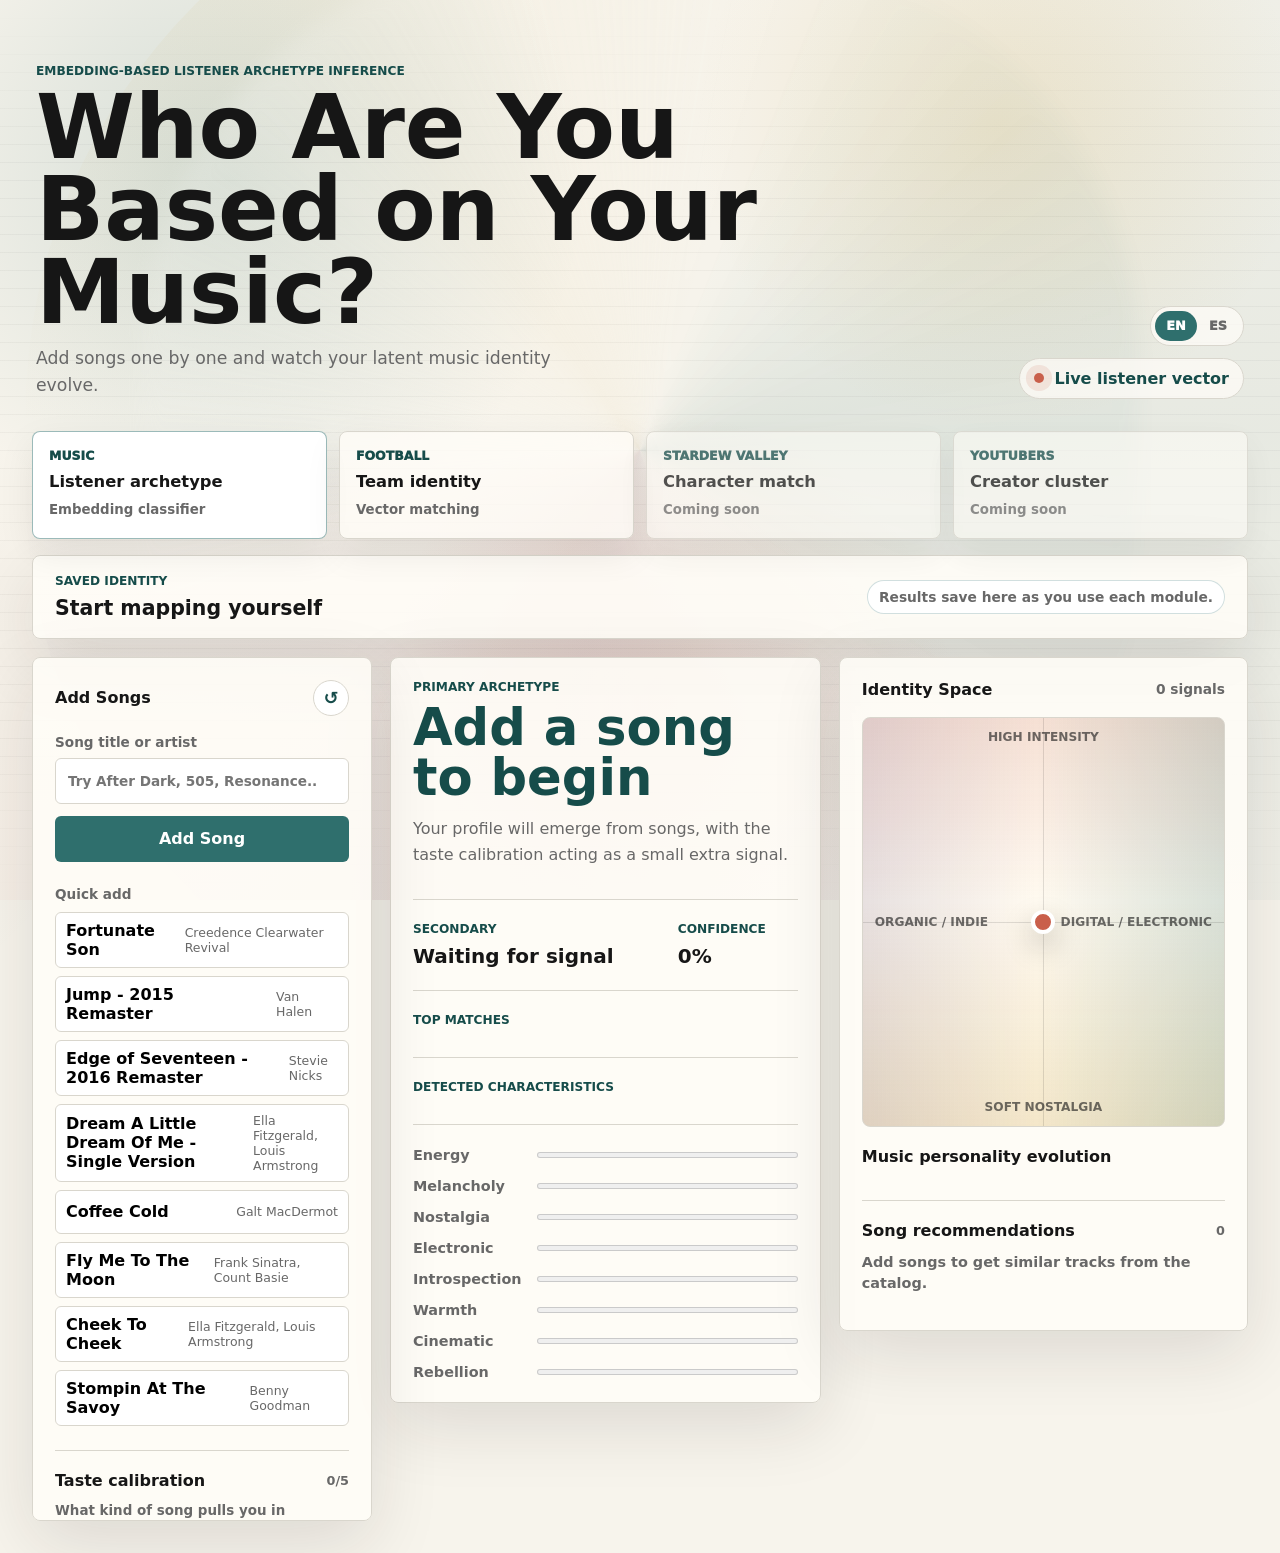
<file: index.html>
<!doctype html>
<html lang="en">
  <head>
    <meta charset="UTF-8" />
    <meta name="viewport" content="width=device-width, initial-scale=1.0" />
    <title>Identity Mapper</title>
    <link rel="stylesheet" href="styles.css" />
  </head>
  <body>
    <div class="ambient-stage" aria-hidden="true">
      <div class="wave wave-one"></div>
      <div class="wave wave-two"></div>
      <div class="wave wave-three"></div>
      <div class="scanline"></div>
    </div>
    <div id="symbolStream" class="symbol-stream" aria-hidden="true"></div>
    <main class="app-shell">
      <section class="intro">
        <div>
          <p id="eyebrowText" class="eyebrow">Preference-based identity inference</p>
          <h1 id="titleText">Identity Mapper</h1>
          <p id="summaryText" class="summary">
            A recommender-style identity checker for music, football, creators, and Stardew Valley characters.
          </p>
        </div>
        <div class="intro-actions">
          <div class="language-toggle" aria-label="Language">
            <button class="lang-button active" type="button" data-lang="en">EN</button>
            <button class="lang-button" type="button" data-lang="es">ES</button>
          </div>
          <div class="model-status">
            <span class="pulse"></span>
            <span id="statusText">Live identity vector</span>
          </div>
        </div>
      </section>

      <section class="module-switcher" aria-label="Identity modules">
        <button class="module-card active" type="button" data-module="music">
          <span id="moduleMusicLabel">Music</span>
          <strong id="moduleMusicTitle">Listener archetype</strong>
          <small id="moduleMusicMeta">Embedding classifier</small>
        </button>
        <button class="module-card" type="button" data-module="football">
          <span id="moduleFootballLabel">Football</span>
          <strong id="moduleFootballTitle">Team identity</strong>
          <small id="moduleFootballMeta">Vector matching</small>
        </button>
        <button class="module-card locked" type="button" data-module="games">
          <span id="moduleGamesLabel">Stardew Valley</span>
          <strong id="moduleGamesTitle">Character match</strong>
          <small id="moduleGamesMeta">Coming soon</small>
        </button>
        <button class="module-card locked" type="button" data-module="creators">
          <span id="moduleCreatorsLabel">YouTubers</span>
          <strong id="moduleCreatorsTitle">Creator cluster</strong>
          <small id="moduleCreatorsMeta">Coming soon</small>
        </button>
      </section>

      <section class="identity-passport panel">
        <div>
          <p id="savedIdentityLabel" class="label">Saved Identity</p>
          <h2 id="passportTitle">Start mapping yourself</h2>
        </div>
        <div id="passportChips" class="passport-chips"></div>
      </section>

      <section id="musicModule" class="workspace module-view active">
        <aside class="panel input-panel">
          <div class="panel-heading">
            <h2 id="addSongsTitle">Add Songs</h2>
            <button id="resetButton" class="icon-button" title="Reset profile" aria-label="Reset profile">
              ↺
            </button>
          </div>

          <label class="search-box">
            <span id="songInputLabel">Song title or artist</span>
            <input id="songInput" list="songOptions" autocomplete="off" placeholder="Try After Dark, 505, Resonance..." />
          </label>
          <datalist id="songOptions"></datalist>

          <button id="addButton" class="primary-button">Add Song</button>

          <div class="quick-add">
            <p id="quickAddLabel">Quick add</p>
            <div id="quickSongs" class="quick-grid"></div>
          </div>

          <div class="taste-quiz">
            <div class="section-heading">
              <h3 id="tasteCalibrationTitle">Taste calibration</h3>
              <span id="quizProgress">0/5</span>
            </div>
            <div id="quizQuestions" class="quiz-stack"></div>
          </div>

          <div class="playlist">
            <h3 id="currentSongsTitle">Current songs</h3>
            <ol id="selectedSongs" class="song-list"></ol>
          </div>
        </aside>

        <section class="panel result-panel">
          <div class="archetype-block">
            <p id="primaryLabel" class="label">Primary archetype</p>
            <h2 id="primaryArchetype">Add a song to begin</h2>
            <p id="primaryDescription" class="description">
              Your profile will emerge from the accumulated song embeddings.
            </p>
          </div>

          <div class="secondary-grid">
            <div>
              <p id="secondaryLabel" class="label">Secondary</p>
              <strong id="secondaryArchetype">Waiting for signal</strong>
            </div>
            <div>
              <p id="confidenceLabel" class="label">Confidence</p>
              <strong id="confidenceValue">0%</strong>
            </div>
          </div>

          <div class="top-match-section">
            <p id="topMatchesLabel" class="label">Top matches</p>
            <div id="topMatches" class="top-matches"></div>
          </div>

          <div class="trait-section">
            <p id="traitsLabel" class="label">Detected characteristics</p>
            <div id="traits" class="traits"></div>
          </div>

          <div class="vector-bars">
            <div class="bar-row">
              <span id="energyLabel">Energy</span>
              <meter id="energyMeter" min="0" max="1" value="0"></meter>
            </div>
            <div class="bar-row">
              <span id="melancholyLabel">Melancholy</span>
              <meter id="melancholyMeter" min="0" max="1" value="0"></meter>
            </div>
            <div class="bar-row">
              <span id="nostalgiaLabel">Nostalgia</span>
              <meter id="nostalgiaMeter" min="0" max="1" value="0"></meter>
            </div>
            <div class="bar-row">
              <span id="electronicLabel">Electronic</span>
              <meter id="electronicMeter" min="0" max="1" value="0"></meter>
            </div>
            <div class="bar-row">
              <span id="introspectionLabel">Introspection</span>
              <meter id="introspectionMeter" min="0" max="1" value="0"></meter>
            </div>
            <div class="bar-row">
              <span id="warmthLabel">Warmth</span>
              <meter id="warmthMeter" min="0" max="1" value="0"></meter>
            </div>
            <div class="bar-row">
              <span id="cinematicLabel">Cinematic</span>
              <meter id="cinematicMeter" min="0" max="1" value="0"></meter>
            </div>
            <div class="bar-row">
              <span id="rebellionLabel">Rebellion</span>
              <meter id="rebellionMeter" min="0" max="1" value="0"></meter>
            </div>
          </div>
        </section>

        <section class="panel map-panel">
          <div class="panel-heading">
            <h2 id="identitySpaceTitle">Identity Space</h2>
            <span id="songCount" class="counter">0 signals</span>
          </div>

          <div class="map" id="identityMap">
            <span id="axisLeft" class="axis-label left">organic / indie</span>
            <span id="axisRight" class="axis-label right">digital / electronic</span>
            <span id="axisTop" class="axis-label top">high intensity</span>
            <span id="axisBottom" class="axis-label bottom">soft nostalgia</span>
            <div id="profilePoint" class="profile-point"></div>
          </div>

          <div class="drift-log">
            <h3 id="driftLogTitle">Music personality evolution</h3>
            <ul id="driftLog"></ul>
          </div>

          <div class="recommendation-panel">
            <div class="section-heading">
              <h3 id="recommendationsTitle">Song recommendations</h3>
              <span id="recommendationsCount">0</span>
            </div>
            <p id="recommendationsNote" class="module-note">
              Add songs to get similar tracks from the catalog.
            </p>
            <div id="songRecommendations" class="recommendation-list"></div>
          </div>
        </section>
      </section>

      <section id="footballModule" class="module-view football-layout">
        <section class="panel football-panel">
          <div class="panel-heading">
            <div>
              <p id="footballEyebrow" class="label">Football identity mapper</p>
              <h2 id="footballPanelTitle">Find Your Football Team</h2>
            </div>
            <button id="footballReset" class="icon-button" title="Reset football profile" aria-label="Reset football profile">
              ↺
            </button>
          </div>

          <div class="football-grid">
            <div class="football-questions">
              <div class="section-heading">
                <h3 id="footballQuestionsTitle">Answer the team-style signals</h3>
                <span id="footballProgress">0/29</span>
              </div>
              <p id="footballModuleNote" class="module-note">
                This module keeps your original structure: football taste, life style, and player identity. It matches personality vectors to team identities, so it asks questions instead of collecting songs.
              </p>
              <label class="football-model-select">
                <span id="footballModelLabel">Team pool</span>
                <select id="footballCategorySelect"></select>
              </label>
              <div id="footballQuestions" class="quiz-stack football-stack"></div>
            </div>

            <div class="football-result">
              <div id="footballBadgeFrame" class="football-badge-frame" hidden>
                <img id="footballBadge" alt="" />
              </div>
              <p id="footballResultLabel" class="label">Your team is</p>
              <h2 id="footballTeam">Answer a few signals</h2>
              <p id="footballDescription" class="description">
                Your football profile will be matched against club and national-team identity vectors.
              </p>

              <div class="top-match-section">
                <p id="footballMatchesLabel" class="label">Top matches</p>
                <div id="footballMatches" class="top-matches"></div>
              </div>

              <div class="football-profile-field" aria-hidden="true">
                <span id="footballFieldLeft" class="field-label field-left">Flair</span>
                <span id="footballFieldRight" class="field-label field-right">Control</span>
                <span id="footballFieldTop" class="field-label field-top">Structure</span>
                <span id="footballFieldBottom" class="field-label field-bottom">Emotion</span>
                <div id="footballProfilePoint" class="football-profile-point"></div>
              </div>

              <div class="vector-bars football-bars">
                <div class="bar-row"><span id="footballCreativityLabel">Creativity</span><meter id="footballCreativity" min="0" max="1" value="0"></meter></div>
                <div class="bar-row"><span id="footballStructureLabel">Structure</span><meter id="footballStructure" min="0" max="1" value="0"></meter></div>
                <div class="bar-row"><span id="footballEmotionLabel">Emotion</span><meter id="footballEmotion" min="0" max="1" value="0"></meter></div>
                <div class="bar-row"><span id="footballPhysicalityLabel">Physicality</span><meter id="footballPhysicality" min="0" max="1" value="0"></meter></div>
                <div class="bar-row"><span id="footballLoyaltyLabel">Loyalty</span><meter id="footballLoyalty" min="0" max="1" value="0"></meter></div>
                <div class="bar-row"><span id="footballWinningLabel">Winning</span><meter id="footballWinning" min="0" max="1" value="0"></meter></div>
                <div class="bar-row"><span id="footballFlairLabel">Flair</span><meter id="footballFlair" min="0" max="1" value="0"></meter></div>
                <div class="bar-row"><span id="footballDisciplineLabel">Discipline</span><meter id="footballDiscipline" min="0" max="1" value="0"></meter></div>
              </div>
            </div>
          </div>
        </section>
      </section>

      <section id="gamesModule" class="module-view placeholder-module panel">
        <p class="label">Coming soon</p>
        <h2>Stardew Valley Character Match</h2>
        <p class="description">This module will map choices like routine, friendship, ambition, calm, nature, and play style into a Stardew Valley character identity.</p>
      </section>

      <section id="creatorsModule" class="module-view placeholder-module panel">
        <p class="label">Coming soon</p>
        <h2>YouTube Creator Cluster</h2>
        <p class="description">This module will infer creator taste from channels, topics, humor style, pacing, and parasocial comfort.</p>
      </section>
    </main>

    <script src="data/browser_songs.js"></script>
    <script src="app.js"></script>
  </body>
</html>
</file>
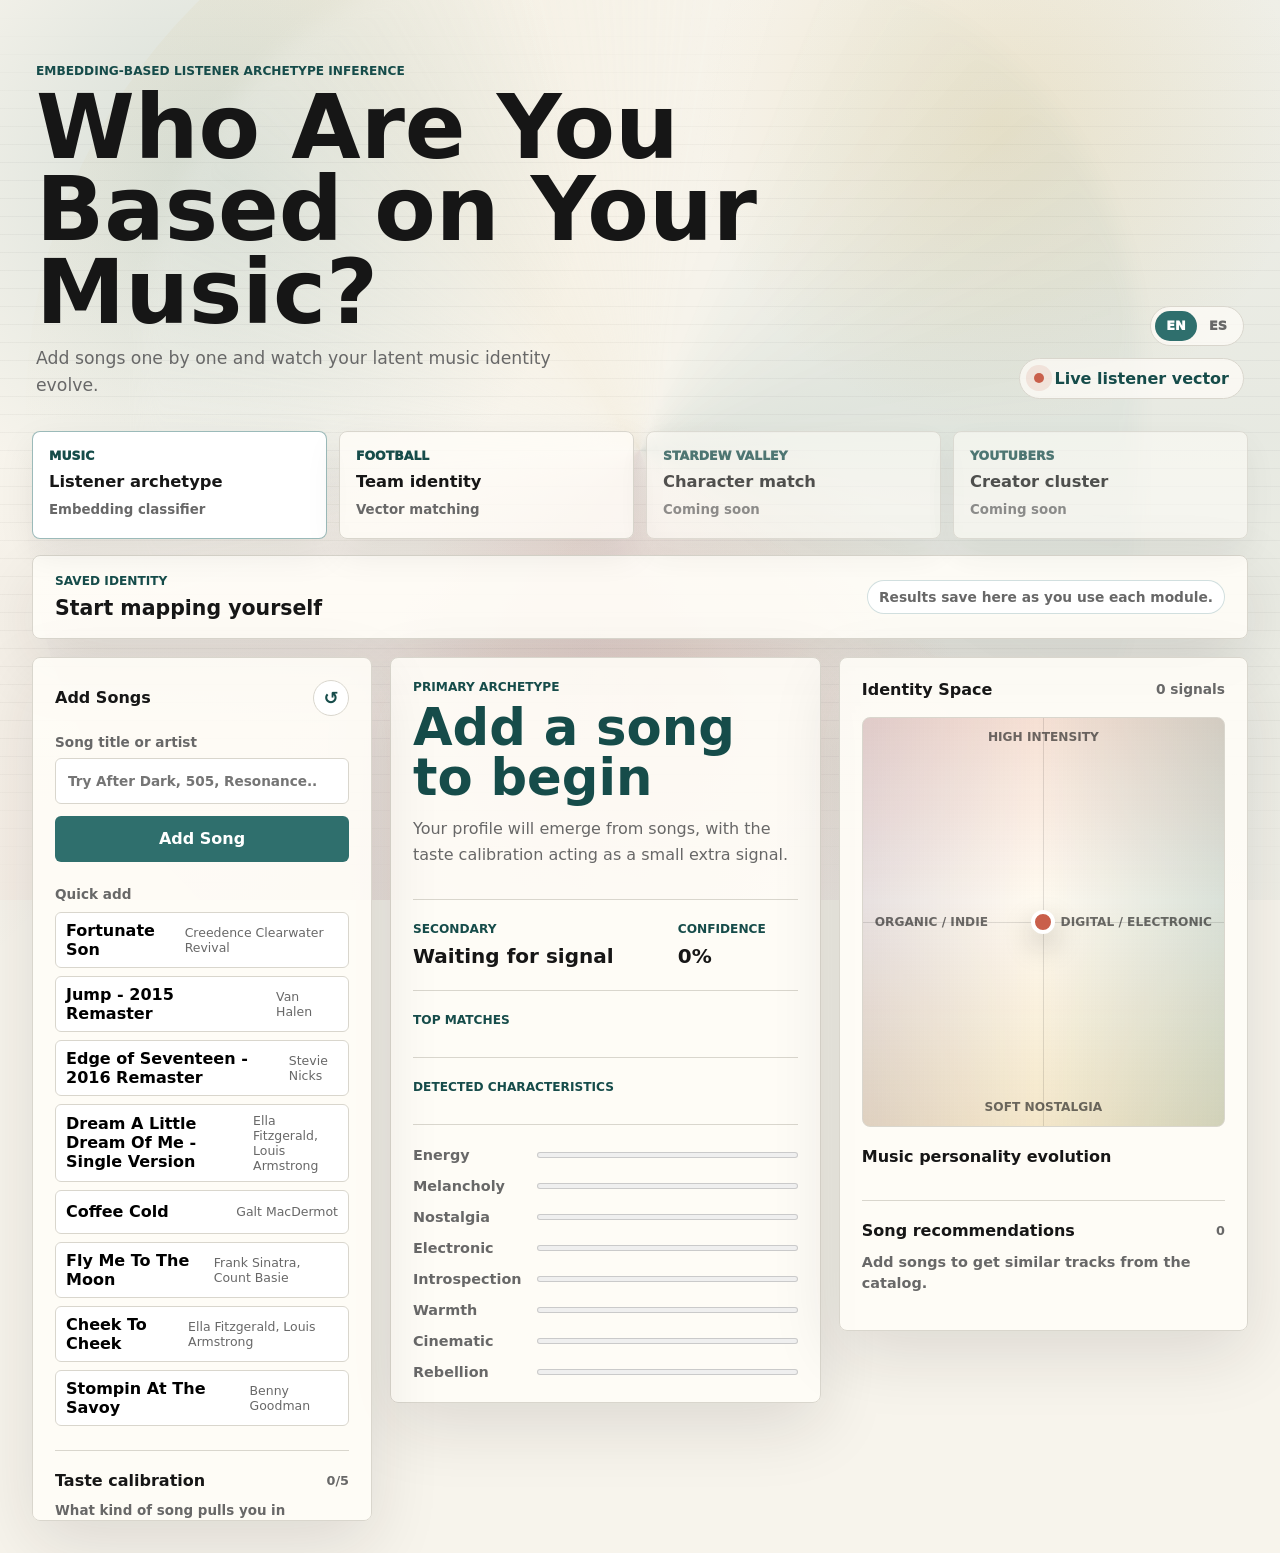
<file: frontend/index.html>
<!doctype html>
<html lang="en">
  <head>
    <meta charset="UTF-8" />
    <meta name="viewport" content="width=device-width, initial-scale=1.0" />
    <title>Identity Mapper</title>
    <link rel="stylesheet" href="styles.css" />
  </head>
  <body>
    <div class="ambient-stage" aria-hidden="true">
      <div class="wave wave-one"></div>
      <div class="wave wave-two"></div>
      <div class="wave wave-three"></div>
      <div class="scanline"></div>
    </div>
    <div id="symbolStream" class="symbol-stream" aria-hidden="true"></div>
    <main class="app-shell">
      <section class="intro">
        <div>
          <p id="eyebrowText" class="eyebrow">Preference-based identity inference</p>
          <h1 id="titleText">Identity Mapper</h1>
          <p id="summaryText" class="summary">
            A recommender-style identity checker for music, football, creators, and Stardew Valley characters.
          </p>
        </div>
        <div class="intro-actions">
          <div class="language-toggle" aria-label="Language">
            <button class="lang-button active" type="button" data-lang="en">EN</button>
            <button class="lang-button" type="button" data-lang="es">ES</button>
          </div>
          <div class="model-status">
            <span class="pulse"></span>
            <span id="statusText">Live identity vector</span>
          </div>
        </div>
      </section>

      <section class="module-switcher" aria-label="Identity modules">
        <button class="module-card active" type="button" data-module="music">
          <span id="moduleMusicLabel">Music</span>
          <strong id="moduleMusicTitle">Listener archetype</strong>
          <small id="moduleMusicMeta">Embedding classifier</small>
        </button>
        <button class="module-card" type="button" data-module="football">
          <span id="moduleFootballLabel">Football</span>
          <strong id="moduleFootballTitle">Team identity</strong>
          <small id="moduleFootballMeta">Vector matching</small>
        </button>
        <button class="module-card locked" type="button" data-module="games">
          <span id="moduleGamesLabel">Stardew Valley</span>
          <strong id="moduleGamesTitle">Character match</strong>
          <small id="moduleGamesMeta">Coming soon</small>
        </button>
        <button class="module-card locked" type="button" data-module="creators">
          <span id="moduleCreatorsLabel">YouTubers</span>
          <strong id="moduleCreatorsTitle">Creator cluster</strong>
          <small id="moduleCreatorsMeta">Coming soon</small>
        </button>
      </section>

      <section class="identity-passport panel">
        <div>
          <p id="savedIdentityLabel" class="label">Saved Identity</p>
          <h2 id="passportTitle">Start mapping yourself</h2>
        </div>
        <div id="passportChips" class="passport-chips"></div>
      </section>

      <section id="musicModule" class="workspace module-view active">
        <aside class="panel input-panel">
          <div class="panel-heading">
            <h2 id="addSongsTitle">Add Songs</h2>
            <button id="resetButton" class="icon-button" title="Reset profile" aria-label="Reset profile">
              ↺
            </button>
          </div>

          <label class="search-box">
            <span id="songInputLabel">Song title or artist</span>
            <input id="songInput" list="songOptions" autocomplete="off" placeholder="Try After Dark, 505, Resonance..." />
          </label>
          <datalist id="songOptions"></datalist>

          <button id="addButton" class="primary-button">Add Song</button>

          <div class="quick-add">
            <p id="quickAddLabel">Quick add</p>
            <div id="quickSongs" class="quick-grid"></div>
          </div>

          <div class="taste-quiz">
            <div class="section-heading">
              <h3 id="tasteCalibrationTitle">Taste calibration</h3>
              <span id="quizProgress">0/5</span>
            </div>
            <div id="quizQuestions" class="quiz-stack"></div>
          </div>

          <div class="playlist">
            <h3 id="currentSongsTitle">Current songs</h3>
            <ol id="selectedSongs" class="song-list"></ol>
          </div>
        </aside>

        <section class="panel result-panel">
          <div class="archetype-block">
            <p id="primaryLabel" class="label">Primary archetype</p>
            <h2 id="primaryArchetype">Add a song to begin</h2>
            <p id="primaryDescription" class="description">
              Your profile will emerge from the accumulated song embeddings.
            </p>
          </div>

          <div class="secondary-grid">
            <div>
              <p id="secondaryLabel" class="label">Secondary</p>
              <strong id="secondaryArchetype">Waiting for signal</strong>
            </div>
            <div>
              <p id="confidenceLabel" class="label">Confidence</p>
              <strong id="confidenceValue">0%</strong>
            </div>
          </div>

          <div class="top-match-section">
            <p id="topMatchesLabel" class="label">Top matches</p>
            <div id="topMatches" class="top-matches"></div>
          </div>

          <div class="trait-section">
            <p id="traitsLabel" class="label">Detected characteristics</p>
            <div id="traits" class="traits"></div>
          </div>

          <div class="vector-bars">
            <div class="bar-row">
              <span id="energyLabel">Energy</span>
              <meter id="energyMeter" min="0" max="1" value="0"></meter>
            </div>
            <div class="bar-row">
              <span id="melancholyLabel">Melancholy</span>
              <meter id="melancholyMeter" min="0" max="1" value="0"></meter>
            </div>
            <div class="bar-row">
              <span id="nostalgiaLabel">Nostalgia</span>
              <meter id="nostalgiaMeter" min="0" max="1" value="0"></meter>
            </div>
            <div class="bar-row">
              <span id="electronicLabel">Electronic</span>
              <meter id="electronicMeter" min="0" max="1" value="0"></meter>
            </div>
            <div class="bar-row">
              <span id="introspectionLabel">Introspection</span>
              <meter id="introspectionMeter" min="0" max="1" value="0"></meter>
            </div>
            <div class="bar-row">
              <span id="warmthLabel">Warmth</span>
              <meter id="warmthMeter" min="0" max="1" value="0"></meter>
            </div>
            <div class="bar-row">
              <span id="cinematicLabel">Cinematic</span>
              <meter id="cinematicMeter" min="0" max="1" value="0"></meter>
            </div>
            <div class="bar-row">
              <span id="rebellionLabel">Rebellion</span>
              <meter id="rebellionMeter" min="0" max="1" value="0"></meter>
            </div>
          </div>
        </section>

        <section class="panel map-panel">
          <div class="panel-heading">
            <h2 id="identitySpaceTitle">Identity Space</h2>
            <span id="songCount" class="counter">0 signals</span>
          </div>

          <div class="map" id="identityMap">
            <span id="axisLeft" class="axis-label left">organic / indie</span>
            <span id="axisRight" class="axis-label right">digital / electronic</span>
            <span id="axisTop" class="axis-label top">high intensity</span>
            <span id="axisBottom" class="axis-label bottom">soft nostalgia</span>
            <div id="profilePoint" class="profile-point"></div>
          </div>

          <div class="drift-log">
            <h3 id="driftLogTitle">Music personality evolution</h3>
            <ul id="driftLog"></ul>
          </div>

          <div class="recommendation-panel">
            <div class="section-heading">
              <h3 id="recommendationsTitle">Song recommendations</h3>
              <span id="recommendationsCount">0</span>
            </div>
            <p id="recommendationsNote" class="module-note">
              Add songs to get similar tracks from the catalog.
            </p>
            <div id="songRecommendations" class="recommendation-list"></div>
          </div>
        </section>
      </section>

      <section id="footballModule" class="module-view football-layout">
        <section class="panel football-panel">
          <div class="panel-heading">
            <div>
              <p id="footballEyebrow" class="label">Football identity mapper</p>
              <h2 id="footballPanelTitle">Find Your Football Team</h2>
            </div>
            <button id="footballReset" class="icon-button" title="Reset football profile" aria-label="Reset football profile">
              ↺
            </button>
          </div>

          <div class="football-grid">
            <div class="football-questions">
              <div class="section-heading">
                <h3 id="footballQuestionsTitle">Answer the team-style signals</h3>
                <span id="footballProgress">0/29</span>
              </div>
              <p id="footballModuleNote" class="module-note">
                This module keeps your original structure: football taste, life style, and player identity. It matches personality vectors to team identities, so it asks questions instead of collecting songs.
              </p>
              <label class="football-model-select">
                <span id="footballModelLabel">Team pool</span>
                <select id="footballCategorySelect"></select>
              </label>
              <div id="footballQuestions" class="quiz-stack football-stack"></div>
            </div>

            <div class="football-result">
              <div id="footballBadgeFrame" class="football-badge-frame" hidden>
                <img id="footballBadge" alt="" />
              </div>
              <p id="footballResultLabel" class="label">Your team is</p>
              <h2 id="footballTeam">Answer a few signals</h2>
              <p id="footballDescription" class="description">
                Your football profile will be matched against club and national-team identity vectors.
              </p>

              <div class="top-match-section">
                <p id="footballMatchesLabel" class="label">Top matches</p>
                <div id="footballMatches" class="top-matches"></div>
              </div>

              <div class="football-profile-field" aria-hidden="true">
                <span id="footballFieldLeft" class="field-label field-left">Flair</span>
                <span id="footballFieldRight" class="field-label field-right">Control</span>
                <span id="footballFieldTop" class="field-label field-top">Structure</span>
                <span id="footballFieldBottom" class="field-label field-bottom">Emotion</span>
                <div id="footballProfilePoint" class="football-profile-point"></div>
              </div>

              <div class="vector-bars football-bars">
                <div class="bar-row"><span id="footballCreativityLabel">Creativity</span><meter id="footballCreativity" min="0" max="1" value="0"></meter></div>
                <div class="bar-row"><span id="footballStructureLabel">Structure</span><meter id="footballStructure" min="0" max="1" value="0"></meter></div>
                <div class="bar-row"><span id="footballEmotionLabel">Emotion</span><meter id="footballEmotion" min="0" max="1" value="0"></meter></div>
                <div class="bar-row"><span id="footballPhysicalityLabel">Physicality</span><meter id="footballPhysicality" min="0" max="1" value="0"></meter></div>
                <div class="bar-row"><span id="footballLoyaltyLabel">Loyalty</span><meter id="footballLoyalty" min="0" max="1" value="0"></meter></div>
                <div class="bar-row"><span id="footballWinningLabel">Winning</span><meter id="footballWinning" min="0" max="1" value="0"></meter></div>
                <div class="bar-row"><span id="footballFlairLabel">Flair</span><meter id="footballFlair" min="0" max="1" value="0"></meter></div>
                <div class="bar-row"><span id="footballDisciplineLabel">Discipline</span><meter id="footballDiscipline" min="0" max="1" value="0"></meter></div>
              </div>
            </div>
          </div>
        </section>
      </section>

      <section id="gamesModule" class="module-view placeholder-module panel">
        <p class="label">Coming soon</p>
        <h2>Stardew Valley Character Match</h2>
        <p class="description">This module will map choices like routine, friendship, ambition, calm, nature, and play style into a Stardew Valley character identity.</p>
      </section>

      <section id="creatorsModule" class="module-view placeholder-module panel">
        <p class="label">Coming soon</p>
        <h2>YouTube Creator Cluster</h2>
        <p class="description">This module will infer creator taste from channels, topics, humor style, pacing, and parasocial comfort.</p>
      </section>
    </main>

    <script src="../data/browser_songs.js"></script>
    <script src="app.js"></script>
  </body>
</html>
</file>
<file: styles.css>
:root {
  color-scheme: light;
  --ink: #161616;
  --muted: #686868;
  --line: #d9d6cd;
  --paper: #f7f4ec;
  --panel: #fffdf8;
  --accent: #2f6f6d;
  --accent-dark: #164c4a;
  --coral: #c95f4b;
  --gold: #c99a2e;
  --violet: #6c5a8d;
  --glow-a: rgba(47, 111, 109, 0.18);
  --glow-b: rgba(201, 154, 46, 0.16);
  --glow-c: rgba(201, 95, 75, 0.14);
  --wave-a: rgba(47, 111, 109, 0.22);
  --wave-b: rgba(201, 95, 75, 0.16);
  --wave-c: rgba(108, 90, 141, 0.18);
  --wave-d: rgba(201, 154, 46, 0.18);
  --note-color: rgba(22, 76, 74, 0.2);
  --shadow: 0 22px 70px rgba(30, 28, 22, 0.12);
}

body[data-module="football"] {
  --paper: #eef5ec;
  --panel: #fbfff8;
  --accent: #3d7a45;
  --accent-dark: #224f2c;
  --coral: #b27b35;
  --gold: #8daa45;
  --glow-a: rgba(61, 122, 69, 0.22);
  --glow-b: rgba(141, 170, 69, 0.18);
  --glow-c: rgba(62, 92, 56, 0.12);
  --wave-a: rgba(61, 122, 69, 0.24);
  --wave-b: rgba(141, 170, 69, 0.18);
  --wave-c: rgba(36, 89, 44, 0.18);
  --wave-d: rgba(178, 123, 53, 0.16);
  --note-color: rgba(61, 122, 69, 0.12);
}

body[data-module="games"] {
  --paper: #f2f0fa;
  --panel: #fffaff;
  --accent: #6c5a8d;
  --accent-dark: #463764;
  --coral: #d05d7a;
  --gold: #3f8e9f;
  --glow-a: rgba(108, 90, 141, 0.24);
  --glow-b: rgba(63, 142, 159, 0.18);
  --glow-c: rgba(208, 93, 122, 0.13);
  --wave-a: rgba(108, 90, 141, 0.28);
  --wave-b: rgba(63, 142, 159, 0.17);
  --wave-c: rgba(208, 93, 122, 0.18);
  --wave-d: rgba(80, 190, 170, 0.16);
  --note-color: rgba(108, 90, 141, 0.11);
}

body[data-module="creators"] {
  --paper: #fbf0ef;
  --panel: #fffaf8;
  --accent: #a85d67;
  --accent-dark: #6b3740;
  --coral: #c95f4b;
  --gold: #c28b45;
  --glow-a: rgba(168, 93, 103, 0.2);
  --glow-b: rgba(194, 139, 69, 0.17);
  --glow-c: rgba(47, 111, 109, 0.11);
  --wave-a: rgba(168, 93, 103, 0.24);
  --wave-b: rgba(194, 139, 69, 0.18);
  --wave-c: rgba(201, 95, 75, 0.16);
  --wave-d: rgba(47, 111, 109, 0.14);
  --note-color: rgba(168, 93, 103, 0.11);
}

* {
  box-sizing: border-box;
}

body {
  margin: 0;
  min-height: 100vh;
  background:
    linear-gradient(135deg, rgba(47, 111, 109, 0.12), transparent 34%),
    linear-gradient(225deg, rgba(201, 95, 75, 0.13), transparent 30%),
    var(--paper);
  color: var(--ink);
  font-family:
    Inter, ui-sans-serif, system-ui, -apple-system, BlinkMacSystemFont, "Segoe UI", sans-serif;
  overflow-x: hidden;
  transition: background 320ms ease, color 320ms ease;
}

button,
input {
  font: inherit;
}

.ambient-stage {
  position: fixed;
  inset: 0;
  z-index: -3;
  overflow: hidden;
  background:
    radial-gradient(circle at 18% 20%, var(--glow-a), transparent 28%),
    radial-gradient(circle at 78% 14%, var(--glow-b), transparent 24%),
    radial-gradient(circle at 52% 78%, var(--glow-c), transparent 30%),
    var(--paper);
  transition: background 360ms ease;
}

.wave {
  position: absolute;
  left: 50%;
  top: 50%;
  width: 120vmax;
  height: 120vmax;
  border-radius: 43%;
  opacity: 0.36;
  transform: translate(-50%, -50%);
  transform-origin: center;
  animation: rotateWave 28s linear infinite;
}

.wave-one {
  background: conic-gradient(from 20deg, transparent, var(--wave-a), transparent 38%, var(--wave-b), transparent 70%);
}

.wave-two {
  width: 96vmax;
  height: 96vmax;
  border-radius: 47%;
  background: conic-gradient(from 120deg, transparent, var(--wave-c), transparent 42%, var(--wave-d), transparent 72%);
  animation-duration: 36s;
  animation-direction: reverse;
}

.wave-three {
  width: 78vmax;
  height: 78vmax;
  border-radius: 41%;
  background: conic-gradient(from 250deg, transparent, rgba(255, 255, 255, 0.58), transparent 34%, rgba(47, 111, 109, 0.14), transparent 68%);
  filter: blur(10px);
  animation-duration: 44s;
}

.scanline {
  position: absolute;
  inset: 0;
  background-image: linear-gradient(rgba(22, 22, 22, 0.035) 1px, transparent 1px);
  background-size: 100% 18px;
  mask-image: linear-gradient(transparent, black 18%, black 82%, transparent);
  animation: scanDrift 9s linear infinite;
}

.symbol-stream {
  position: fixed;
  top: 0;
  left: 0;
  z-index: -1;
  width: 100%;
  height: min(520px, 72vh);
  overflow: hidden;
  pointer-events: none;
  mask-image:
    linear-gradient(90deg, transparent, black 8%, black 96%, transparent),
    linear-gradient(180deg, black 0%, black 82%, transparent 100%);
  mask-composite: intersect;
}

.symbol-stream span {
  position: absolute;
  top: var(--top);
  left: -48px;
  color: var(--note-color);
  font-family: Inter, ui-sans-serif, system-ui, -apple-system, BlinkMacSystemFont, "Segoe UI", sans-serif;
  font-size: var(--size);
  font-weight: 950;
  line-height: 1;
  opacity: 0;
  text-shadow: 0 10px 24px rgba(22, 76, 74, 0.12);
  animation: symbolFloat 42s linear infinite;
  animation-delay: var(--delay);
}

body[data-module="music"] .symbol-stream span {
  font-family: Georgia, "Times New Roman", serif;
  font-weight: 700;
}

body[data-module="football"] .symbol-stream {
  height: min(620px, 82vh);
}

body[data-module="football"] .symbol-stream span {
  animation-name: footballBounce;
  animation-duration: 26s;
  animation-timing-function: linear;
  font-family: "Apple Color Emoji", "Segoe UI Emoji", sans-serif;
  filter: saturate(0.92);
  text-shadow: 0 12px 22px rgba(34, 79, 44, 0.16);
}

.app-shell {
  position: relative;
  width: min(1440px, 100%);
  margin: 0 auto;
  padding: 32px;
}

.intro {
  display: flex;
  align-items: end;
  justify-content: space-between;
  gap: 24px;
  min-height: 210px;
  padding: 32px 4px;
}

.eyebrow,
.label {
  margin: 0 0 8px;
  color: var(--accent-dark);
  font-size: 0.76rem;
  font-weight: 800;
  letter-spacing: 0;
  text-transform: uppercase;
}

h1,
h2,
h3,
p {
  margin-top: 0;
}

h1 {
  max-width: 760px;
  margin-bottom: 12px;
  font-size: clamp(2.65rem, 7vw, 6.6rem);
  line-height: 0.92;
  letter-spacing: 0;
}

.summary {
  max-width: 520px;
  margin-bottom: 0;
  color: var(--muted);
  font-size: 1.08rem;
  line-height: 1.55;
}

.intro-actions {
  display: grid;
  justify-items: end;
  gap: 12px;
}

.language-toggle {
  display: inline-flex;
  border: 1px solid var(--line);
  border-radius: 999px;
  background: rgba(255, 253, 248, 0.72);
  padding: 4px;
}

.lang-button {
  min-width: 42px;
  min-height: 30px;
  border: 0;
  border-radius: 999px;
  background: transparent;
  color: var(--muted);
  cursor: pointer;
  font-size: 0.8rem;
  font-weight: 950;
}

.lang-button.active {
  background: var(--accent);
  color: #ffffff;
}

.model-status {
  display: inline-flex;
  align-items: center;
  gap: 10px;
  min-width: max-content;
  padding: 10px 14px;
  border: 1px solid var(--line);
  border-radius: 999px;
  background: rgba(255, 253, 248, 0.72);
  color: var(--accent-dark);
  font-weight: 800;
}

.module-switcher {
  display: grid;
  grid-template-columns: repeat(4, minmax(0, 1fr));
  gap: 12px;
  margin-bottom: 16px;
}

.module-card {
  display: grid;
  gap: 6px;
  min-height: 108px;
  border: 1px solid var(--line);
  border-radius: 8px;
  background: rgba(255, 253, 248, 0.78);
  color: var(--ink);
  cursor: pointer;
  padding: 16px;
  text-align: left;
  box-shadow: 0 14px 36px rgba(30, 28, 22, 0.08);
}

.module-card:hover,
.module-card.active {
  border-color: rgba(47, 111, 109, 0.48);
  background: #ffffff;
}

.module-card span {
  color: var(--accent-dark);
  font-size: 0.78rem;
  font-weight: 950;
  text-transform: uppercase;
}

.module-card strong {
  font-size: 1.02rem;
  line-height: 1.15;
}

.module-card small {
  color: var(--muted);
  font-weight: 800;
}

.module-card.locked {
  cursor: pointer;
  opacity: 0.72;
}

.identity-passport {
  display: flex;
  align-items: center;
  justify-content: space-between;
  gap: 18px;
  margin-bottom: 18px;
  padding: 18px 22px;
}

.identity-passport h2 {
  margin: 0;
  font-size: 1.28rem;
}

.passport-chips {
  display: flex;
  flex-wrap: wrap;
  justify-content: flex-end;
  gap: 8px;
}

.passport-chip,
.passport-empty {
  border: 1px solid rgba(47, 111, 109, 0.22);
  border-radius: 999px;
  background: rgba(47, 111, 109, 0.08);
  color: var(--accent-dark);
  padding: 8px 11px;
  font-size: 0.86rem;
  font-weight: 850;
}

.passport-chip strong {
  margin-right: 8px;
  color: var(--muted);
  font-size: 0.72rem;
  text-transform: uppercase;
}

.passport-empty {
  color: var(--muted);
  background: #ffffff;
}

.module-view {
  display: none !important;
}

.module-view.active {
  display: grid !important;
}

.pulse {
  width: 10px;
  height: 10px;
  border-radius: 50%;
  background: var(--coral);
  box-shadow: 0 0 0 8px rgba(201, 95, 75, 0.13);
}

.workspace {
  display: grid;
  grid-template-columns: 340px minmax(360px, 1fr) minmax(360px, 0.95fr);
  gap: 18px;
  align-items: start;
}

.football-layout {
  grid-template-columns: 1fr;
}

.football-panel {
  padding: 22px;
}

.football-panel .panel-heading h2 {
  margin: 0;
  font-size: 1.7rem;
}

.football-grid {
  display: grid;
  grid-template-columns: minmax(320px, 0.8fr) minmax(380px, 1fr);
  gap: 18px;
}

.football-questions,
.football-result {
  min-width: 0;
}

.football-stack {
  max-height: 680px;
}

.module-note {
  margin: 0 0 14px;
  color: var(--muted);
  font-size: 0.9rem;
  font-weight: 760;
  line-height: 1.45;
}

.football-model-select {
  display: grid;
  gap: 8px;
  margin: 0 0 16px;
  color: var(--muted);
  font-size: 0.84rem;
  font-weight: 850;
}

.football-model-select select {
  width: 100%;
  min-height: 44px;
  border: 1px solid var(--line);
  border-radius: 6px;
  background: #ffffff;
  color: var(--ink);
  padding: 0 12px;
  font: inherit;
  font-weight: 850;
  outline: none;
}

.football-model-select select:focus {
  border-color: var(--accent);
  box-shadow: 0 0 0 4px rgba(61, 122, 69, 0.13);
}

.question-group {
  width: fit-content;
  border: 1px solid rgba(47, 111, 109, 0.2);
  border-radius: 999px;
  background: rgba(47, 111, 109, 0.07);
  color: var(--accent-dark);
  padding: 4px 8px;
  font-size: 0.68rem;
  font-weight: 950;
  text-transform: uppercase;
}

.football-result {
  border-left: 1px solid var(--line);
  padding-left: 22px;
}

.football-badge-frame {
  display: grid;
  width: 88px;
  height: 88px;
  place-items: center;
  margin-bottom: 14px;
  border: 1px solid rgba(61, 122, 69, 0.24);
  border-radius: 50%;
  background:
    radial-gradient(circle at 36% 28%, rgba(255, 255, 255, 0.92), rgba(255, 253, 248, 0.72) 58%),
    rgba(61, 122, 69, 0.08);
  box-shadow: 0 16px 34px rgba(34, 79, 44, 0.12);
}

.football-badge-frame[hidden] {
  display: none;
}

.football-badge-frame img {
  display: block;
  max-width: 70px;
  max-height: 70px;
  object-fit: contain;
}

.football-result h2 {
  margin-bottom: 12px;
  color: var(--accent-dark);
  font-size: clamp(2.1rem, 5vw, 4.4rem);
  line-height: 0.98;
}

.football-profile-field {
  position: relative;
  min-height: 190px;
  margin: 22px 0 0;
  border: 1px solid rgba(34, 79, 44, 0.18);
  border-radius: 8px;
  overflow: hidden;
  background:
    linear-gradient(90deg, rgba(255, 255, 255, 0.44) 49.6%, rgba(34, 79, 44, 0.15) 49.6%, rgba(34, 79, 44, 0.15) 50.4%, rgba(255, 255, 255, 0.44) 50.4%),
    linear-gradient(180deg, rgba(255, 255, 255, 0.44) 49.6%, rgba(34, 79, 44, 0.15) 49.6%, rgba(34, 79, 44, 0.15) 50.4%, rgba(255, 255, 255, 0.44) 50.4%),
    repeating-linear-gradient(90deg, rgba(61, 122, 69, 0.08) 0 1px, transparent 1px 18%),
    linear-gradient(135deg, rgba(61, 122, 69, 0.13), rgba(141, 170, 69, 0.08));
}

.field-label {
  position: absolute;
  z-index: 1;
  color: rgba(34, 79, 44, 0.64);
  font-size: 0.72rem;
  font-weight: 950;
  text-transform: uppercase;
}

.field-left {
  left: 12px;
  top: 50%;
  transform: translateY(-50%);
}

.field-right {
  right: 12px;
  top: 50%;
  transform: translateY(-50%);
}

.field-top {
  left: 50%;
  top: 12px;
  transform: translateX(-50%);
}

.field-bottom {
  left: 50%;
  bottom: 12px;
  transform: translateX(-50%);
}

.football-profile-point {
  position: absolute;
  left: 50%;
  top: 50%;
  z-index: 2;
  width: 28px;
  height: 28px;
  border: 4px solid #ffffff;
  border-radius: 50%;
  background:
    radial-gradient(circle at 35% 30%, #fff9e9 0 18%, transparent 19%),
    var(--coral);
  box-shadow: 0 16px 30px rgba(34, 79, 44, 0.24);
  transform: translate(-50%, -50%);
  transition: left 620ms cubic-bezier(0.2, 0.9, 0.2, 1), top 620ms cubic-bezier(0.2, 0.9, 0.2, 1);
}

.football-bars {
  grid-template-columns: 1fr;
}

.placeholder-module {
  min-height: 360px;
  align-content: center;
  padding: 36px;
}

.placeholder-module h2 {
  max-width: 680px;
  color: var(--accent-dark);
  font-size: clamp(2.2rem, 5vw, 4.8rem);
  line-height: 0.96;
}

.panel {
  min-width: 0;
  border: 1px solid var(--line);
  border-radius: 8px;
  background: rgba(255, 253, 248, 0.88);
  box-shadow: var(--shadow);
}

.input-panel,
.result-panel,
.map-panel {
  padding: 22px;
}

.input-panel {
  position: sticky;
  top: 18px;
  max-height: calc(100vh - 36px);
  overflow: auto;
}

.panel-heading {
  display: flex;
  align-items: center;
  justify-content: space-between;
  gap: 16px;
  margin-bottom: 18px;
}

.panel-heading h2,
.section-heading h3,
.playlist h3,
.drift-log h3 {
  margin: 0;
  font-size: 1rem;
}

.icon-button {
  display: grid;
  width: 36px;
  height: 36px;
  place-items: center;
  border: 1px solid var(--line);
  border-radius: 50%;
  background: #ffffff;
  color: var(--accent-dark);
  cursor: pointer;
  font-size: 1.12rem;
  font-weight: 900;
}

.search-box {
  display: grid;
  gap: 8px;
  color: var(--muted);
  font-size: 0.85rem;
  font-weight: 800;
}

input {
  width: 100%;
  min-height: 46px;
  border: 1px solid var(--line);
  border-radius: 6px;
  background: #ffffff;
  color: var(--ink);
  padding: 0 12px;
  outline: none;
}

input:focus {
  border-color: var(--accent);
  box-shadow: 0 0 0 4px rgba(47, 111, 109, 0.13);
}

.primary-button {
  width: 100%;
  min-height: 46px;
  margin-top: 12px;
  border: 0;
  border-radius: 6px;
  background: var(--accent);
  color: #ffffff;
  cursor: pointer;
  font-weight: 900;
}

.quick-add {
  margin-top: 24px;
}

.section-heading {
  display: flex;
  align-items: center;
  justify-content: space-between;
  gap: 14px;
  margin-bottom: 12px;
}

.section-heading span {
  color: var(--muted);
  font-size: 0.8rem;
  font-weight: 900;
}

.quick-add p {
  margin-bottom: 10px;
  color: var(--muted);
  font-size: 0.85rem;
  font-weight: 800;
}

.quick-grid {
  display: grid;
  gap: 8px;
}

.quick-song {
  display: flex;
  align-items: center;
  justify-content: space-between;
  gap: 14px;
  width: 100%;
  min-height: 44px;
  border: 1px solid var(--line);
  border-radius: 6px;
  background: #ffffff;
  cursor: pointer;
  padding: 8px 10px;
  text-align: left;
}

.quick-song span {
  color: var(--muted);
  font-size: 0.78rem;
}

.taste-quiz {
  margin-top: 24px;
  border-top: 1px solid var(--line);
  padding-top: 20px;
}

.quiz-stack {
  display: grid;
  gap: 14px;
  max-height: 430px;
  overflow: auto;
  padding-right: 4px;
}

.quiz-question {
  display: grid;
  gap: 8px;
}

.quiz-question p {
  margin: 0;
  color: var(--muted);
  font-size: 0.84rem;
  font-weight: 850;
  line-height: 1.35;
}

.quiz-options {
  display: grid;
  gap: 6px;
}

.quiz-option {
  min-height: 38px;
  border: 1px solid var(--line);
  border-radius: 6px;
  background: #ffffff;
  color: var(--ink);
  cursor: pointer;
  padding: 8px 10px;
  text-align: left;
  font-size: 0.84rem;
  font-weight: 760;
}

.quiz-option:hover,
.quiz-option.selected {
  border-color: rgba(47, 111, 109, 0.56);
  background: rgba(47, 111, 109, 0.1);
  color: var(--accent-dark);
}

.playlist {
  margin-top: 24px;
}

.song-list {
  display: grid;
  gap: 8px;
  max-height: 260px;
  margin: 12px 0 0;
  padding-left: 20px;
  overflow: auto;
}

.song-list li {
  padding: 10px 8px;
  border-bottom: 1px solid var(--line);
  color: var(--muted);
}

.song-list strong {
  display: block;
  color: var(--ink);
}

.archetype-block {
  min-height: 220px;
  border-bottom: 1px solid var(--line);
}

.archetype-block h2 {
  margin-bottom: 14px;
  color: var(--accent-dark);
  font-size: clamp(2.05rem, 4vw, 4.1rem);
  line-height: 0.98;
  letter-spacing: 0;
}

.description {
  max-width: 620px;
  color: var(--muted);
  font-size: 1rem;
  line-height: 1.6;
}

.secondary-grid {
  display: grid;
  grid-template-columns: 1fr 120px;
  gap: 16px;
  padding: 22px 0;
  border-bottom: 1px solid var(--line);
}

.secondary-grid strong {
  display: block;
  font-size: 1.25rem;
}

.top-match-section {
  padding: 22px 0;
  border-bottom: 1px solid var(--line);
}

.top-matches {
  display: grid;
  gap: 10px;
}

.match-row {
  position: relative;
  display: grid;
  grid-template-columns: 1fr 52px;
  gap: 12px;
  align-items: center;
  min-height: 32px;
  overflow: hidden;
  border: 1px solid var(--line);
  border-radius: 6px;
  background: #ffffff;
  padding: 6px 8px;
}

.match-row span,
.match-row strong {
  position: relative;
  z-index: 1;
  font-size: 0.84rem;
}

.match-row span {
  color: var(--ink);
  font-weight: 850;
}

.match-row strong {
  color: var(--accent-dark);
  text-align: right;
}

.match-row i {
  position: absolute;
  inset: 0 auto 0 0;
  background: rgba(201, 154, 46, 0.18);
}

.trait-section {
  padding: 22px 0;
  border-bottom: 1px solid var(--line);
}

.traits {
  display: flex;
  flex-wrap: wrap;
  gap: 8px;
}

.trait {
  border: 1px solid rgba(47, 111, 109, 0.25);
  border-radius: 999px;
  background: rgba(47, 111, 109, 0.08);
  color: var(--accent-dark);
  padding: 7px 10px;
  font-size: 0.85rem;
  font-weight: 800;
}

.vector-bars {
  display: grid;
  gap: 15px;
  padding-top: 22px;
}

.bar-row {
  display: grid;
  grid-template-columns: 112px 1fr;
  align-items: center;
  gap: 12px;
  color: var(--muted);
  font-size: 0.9rem;
  font-weight: 800;
}

meter {
  width: 100%;
  height: 12px;
}

.counter {
  color: var(--muted);
  font-size: 0.86rem;
  font-weight: 900;
}

.map {
  position: relative;
  min-height: 410px;
  border: 1px solid var(--line);
  border-radius: 8px;
  overflow: hidden;
  background:
    linear-gradient(90deg, rgba(108, 90, 141, 0.16), transparent 48%, rgba(47, 111, 109, 0.18)),
    linear-gradient(180deg, rgba(201, 95, 75, 0.17), transparent 45%, rgba(201, 154, 46, 0.2)),
    #fffaf0;
}

.map::before,
.map::after {
  content: "";
  position: absolute;
  background: rgba(22, 22, 22, 0.12);
}

.map::before {
  top: 50%;
  left: 0;
  width: 100%;
  height: 1px;
}

.map::after {
  top: 0;
  left: 50%;
  width: 1px;
  height: 100%;
}

.axis-label {
  position: absolute;
  z-index: 1;
  color: rgba(22, 22, 22, 0.62);
  font-size: 0.76rem;
  font-weight: 900;
  text-transform: uppercase;
}

.axis-label.left {
  top: 50%;
  left: 12px;
  transform: translateY(-50%);
}

.axis-label.right {
  top: 50%;
  right: 12px;
  transform: translateY(-50%);
}

.axis-label.top {
  top: 12px;
  left: 50%;
  transform: translateX(-50%);
}

.axis-label.bottom {
  bottom: 12px;
  left: 50%;
  transform: translateX(-50%);
}

.profile-point {
  position: absolute;
  left: 50%;
  top: 50%;
  z-index: 2;
  width: 24px;
  height: 24px;
  border: 4px solid #ffffff;
  border-radius: 50%;
  background: var(--coral);
  box-shadow: 0 12px 28px rgba(22, 22, 22, 0.25);
  transform: translate(-50%, -50%);
  transition: left 420ms ease, top 420ms ease;
}

.drift-log {
  margin-top: 20px;
}

.recommendation-panel {
  margin-top: 22px;
  border-top: 1px solid var(--line);
  padding-top: 20px;
}

.recommendation-list {
  display: grid;
  gap: 8px;
}

.recommendation-item {
  display: grid;
  grid-template-columns: 1fr 52px;
  align-items: center;
  gap: 12px;
  width: 100%;
  min-height: 54px;
  border: 1px solid var(--line);
  border-radius: 6px;
  background: #ffffff;
  color: var(--ink);
  cursor: pointer;
  padding: 9px 10px;
  text-align: left;
}

.recommendation-item:hover {
  border-color: rgba(47, 111, 109, 0.5);
  background: rgba(47, 111, 109, 0.08);
}

.recommendation-item strong,
.recommendation-item small {
  display: block;
}

.recommendation-item strong {
  font-size: 0.9rem;
  line-height: 1.15;
}

.recommendation-item small {
  margin-top: 3px;
  color: var(--muted);
  font-size: 0.76rem;
  font-weight: 780;
}

.recommendation-item em {
  color: var(--accent-dark);
  font-size: 0.82rem;
  font-style: normal;
  font-weight: 950;
  text-align: right;
}

.drift-log ul {
  display: grid;
  gap: 8px;
  max-height: 170px;
  margin: 12px 0 0;
  padding: 0;
  overflow: auto;
  list-style: none;
}

.drift-log li {
  border-left: 3px solid var(--gold);
  padding: 6px 0 6px 10px;
  color: var(--muted);
  font-size: 0.9rem;
}

@media (max-width: 1120px) {
  .module-switcher {
    grid-template-columns: repeat(2, minmax(0, 1fr));
  }

  .workspace {
    grid-template-columns: 1fr 1fr;
  }

  .input-panel {
    grid-column: 1 / -1;
  }

  .football-grid {
    grid-template-columns: 1fr;
  }

  .football-result {
    border-left: 0;
    border-top: 1px solid var(--line);
    padding-left: 0;
    padding-top: 22px;
  }
}

@media (max-width: 760px) {
  .app-shell {
    padding: 18px;
  }

  .intro,
  .workspace,
  .module-switcher,
  .identity-passport {
    display: grid;
    grid-template-columns: 1fr;
  }

  .intro {
    min-height: auto;
  }

  .model-status {
    width: fit-content;
  }

  .intro-actions {
    justify-items: start;
  }

  .passport-chips {
    justify-content: flex-start;
  }

  .secondary-grid,
  .bar-row {
    grid-template-columns: 1fr;
  }

  .input-panel {
    position: static;
    max-height: none;
    overflow: visible;
  }

  .match-row {
    grid-template-columns: 1fr 48px;
  }

  .map {
    min-height: 330px;
  }
}

@keyframes rotateWave {
  0% {
    transform: translate(-50%, -50%) rotate(0deg) scale(1);
  }

  50% {
    transform: translate(-50%, -50%) rotate(180deg) scale(1.08);
  }

  100% {
    transform: translate(-50%, -50%) rotate(360deg) scale(1);
  }
}

@keyframes scanDrift {
  from {
    transform: translateY(-18px);
  }

  to {
    transform: translateY(18px);
  }
}

@keyframes symbolFloat {
  0% {
    opacity: 0;
    color: rgba(22, 76, 74, 0.16);
    transform: translateX(0) translateY(0) rotate(-8deg) scale(0.82);
  }

  10% {
    opacity: 0.28;
  }

  50% {
    opacity: 0.42;
    color: rgba(47, 111, 109, 0.28);
    transform: translateX(54vw) translateY(8px) rotate(5deg) scale(1);
  }

  90% {
    opacity: 0.78;
    color: rgba(201, 95, 75, 0.54);
  }

  100% {
    opacity: 0;
    color: rgba(201, 95, 75, 0.6);
    transform: translateX(calc(100vw + 90px)) translateY(-4px) rotate(10deg) scale(1.36);
  }
}

@keyframes footballBounce {
  0% {
    opacity: 0;
    transform: translateX(0) translateY(0) rotate(0deg) scale(0.7);
  }

  8% {
    opacity: 0.22;
  }

  18% {
    transform: translateX(18vw) translateY(34px) rotate(85deg) scale(0.78);
  }

  30% {
    transform: translateX(32vw) translateY(4px) rotate(170deg) scale(0.84);
  }

  46% {
    opacity: 0.36;
    transform: translateX(50vw) translateY(42px) rotate(260deg) scale(0.94);
  }

  62% {
    transform: translateX(66vw) translateY(10px) rotate(360deg) scale(1);
  }

  82% {
    opacity: 0.48;
    transform: translateX(84vw) translateY(46px) rotate(500deg) scale(1.08);
  }

  100% {
    opacity: 0;
    transform: translateX(calc(100vw + 92px)) translateY(14px) rotate(620deg) scale(1.12);
  }
}

@media (prefers-reduced-motion: reduce) {
  .wave,
  .scanline,
  .symbol-stream span,
  .profile-point,
  .football-profile-point {
    animation: none;
    transition: none;
  }
}
</file>
<file: frontend/styles.css>
:root {
  color-scheme: light;
  --ink: #161616;
  --muted: #686868;
  --line: #d9d6cd;
  --paper: #f7f4ec;
  --panel: #fffdf8;
  --accent: #2f6f6d;
  --accent-dark: #164c4a;
  --coral: #c95f4b;
  --gold: #c99a2e;
  --violet: #6c5a8d;
  --glow-a: rgba(47, 111, 109, 0.18);
  --glow-b: rgba(201, 154, 46, 0.16);
  --glow-c: rgba(201, 95, 75, 0.14);
  --wave-a: rgba(47, 111, 109, 0.22);
  --wave-b: rgba(201, 95, 75, 0.16);
  --wave-c: rgba(108, 90, 141, 0.18);
  --wave-d: rgba(201, 154, 46, 0.18);
  --note-color: rgba(22, 76, 74, 0.2);
  --shadow: 0 22px 70px rgba(30, 28, 22, 0.12);
}

body[data-module="football"] {
  --paper: #eef5ec;
  --panel: #fbfff8;
  --accent: #3d7a45;
  --accent-dark: #224f2c;
  --coral: #b27b35;
  --gold: #8daa45;
  --glow-a: rgba(61, 122, 69, 0.22);
  --glow-b: rgba(141, 170, 69, 0.18);
  --glow-c: rgba(62, 92, 56, 0.12);
  --wave-a: rgba(61, 122, 69, 0.24);
  --wave-b: rgba(141, 170, 69, 0.18);
  --wave-c: rgba(36, 89, 44, 0.18);
  --wave-d: rgba(178, 123, 53, 0.16);
  --note-color: rgba(61, 122, 69, 0.12);
}

body[data-module="games"] {
  --paper: #f2f0fa;
  --panel: #fffaff;
  --accent: #6c5a8d;
  --accent-dark: #463764;
  --coral: #d05d7a;
  --gold: #3f8e9f;
  --glow-a: rgba(108, 90, 141, 0.24);
  --glow-b: rgba(63, 142, 159, 0.18);
  --glow-c: rgba(208, 93, 122, 0.13);
  --wave-a: rgba(108, 90, 141, 0.28);
  --wave-b: rgba(63, 142, 159, 0.17);
  --wave-c: rgba(208, 93, 122, 0.18);
  --wave-d: rgba(80, 190, 170, 0.16);
  --note-color: rgba(108, 90, 141, 0.11);
}

body[data-module="creators"] {
  --paper: #fbf0ef;
  --panel: #fffaf8;
  --accent: #a85d67;
  --accent-dark: #6b3740;
  --coral: #c95f4b;
  --gold: #c28b45;
  --glow-a: rgba(168, 93, 103, 0.2);
  --glow-b: rgba(194, 139, 69, 0.17);
  --glow-c: rgba(47, 111, 109, 0.11);
  --wave-a: rgba(168, 93, 103, 0.24);
  --wave-b: rgba(194, 139, 69, 0.18);
  --wave-c: rgba(201, 95, 75, 0.16);
  --wave-d: rgba(47, 111, 109, 0.14);
  --note-color: rgba(168, 93, 103, 0.11);
}

* {
  box-sizing: border-box;
}

body {
  margin: 0;
  min-height: 100vh;
  background:
    linear-gradient(135deg, rgba(47, 111, 109, 0.12), transparent 34%),
    linear-gradient(225deg, rgba(201, 95, 75, 0.13), transparent 30%),
    var(--paper);
  color: var(--ink);
  font-family:
    Inter, ui-sans-serif, system-ui, -apple-system, BlinkMacSystemFont, "Segoe UI", sans-serif;
  overflow-x: hidden;
  transition: background 320ms ease, color 320ms ease;
}

button,
input {
  font: inherit;
}

.ambient-stage {
  position: fixed;
  inset: 0;
  z-index: -3;
  overflow: hidden;
  background:
    radial-gradient(circle at 18% 20%, var(--glow-a), transparent 28%),
    radial-gradient(circle at 78% 14%, var(--glow-b), transparent 24%),
    radial-gradient(circle at 52% 78%, var(--glow-c), transparent 30%),
    var(--paper);
  transition: background 360ms ease;
}

.wave {
  position: absolute;
  left: 50%;
  top: 50%;
  width: 120vmax;
  height: 120vmax;
  border-radius: 43%;
  opacity: 0.36;
  transform: translate(-50%, -50%);
  transform-origin: center;
  animation: rotateWave 28s linear infinite;
}

.wave-one {
  background: conic-gradient(from 20deg, transparent, var(--wave-a), transparent 38%, var(--wave-b), transparent 70%);
}

.wave-two {
  width: 96vmax;
  height: 96vmax;
  border-radius: 47%;
  background: conic-gradient(from 120deg, transparent, var(--wave-c), transparent 42%, var(--wave-d), transparent 72%);
  animation-duration: 36s;
  animation-direction: reverse;
}

.wave-three {
  width: 78vmax;
  height: 78vmax;
  border-radius: 41%;
  background: conic-gradient(from 250deg, transparent, rgba(255, 255, 255, 0.58), transparent 34%, rgba(47, 111, 109, 0.14), transparent 68%);
  filter: blur(10px);
  animation-duration: 44s;
}

.scanline {
  position: absolute;
  inset: 0;
  background-image: linear-gradient(rgba(22, 22, 22, 0.035) 1px, transparent 1px);
  background-size: 100% 18px;
  mask-image: linear-gradient(transparent, black 18%, black 82%, transparent);
  animation: scanDrift 9s linear infinite;
}

.symbol-stream {
  position: fixed;
  top: 0;
  left: 0;
  z-index: -1;
  width: 100%;
  height: min(520px, 72vh);
  overflow: hidden;
  pointer-events: none;
  mask-image:
    linear-gradient(90deg, transparent, black 8%, black 96%, transparent),
    linear-gradient(180deg, black 0%, black 82%, transparent 100%);
  mask-composite: intersect;
}

.symbol-stream span {
  position: absolute;
  top: var(--top);
  left: -48px;
  color: var(--note-color);
  font-family: Inter, ui-sans-serif, system-ui, -apple-system, BlinkMacSystemFont, "Segoe UI", sans-serif;
  font-size: var(--size);
  font-weight: 950;
  line-height: 1;
  opacity: 0;
  text-shadow: 0 10px 24px rgba(22, 76, 74, 0.12);
  animation: symbolFloat 42s linear infinite;
  animation-delay: var(--delay);
}

body[data-module="music"] .symbol-stream span {
  font-family: Georgia, "Times New Roman", serif;
  font-weight: 700;
}

body[data-module="football"] .symbol-stream {
  height: min(620px, 82vh);
}

body[data-module="football"] .symbol-stream span {
  animation-name: footballBounce;
  animation-duration: 26s;
  animation-timing-function: linear;
  font-family: "Apple Color Emoji", "Segoe UI Emoji", sans-serif;
  filter: saturate(0.92);
  text-shadow: 0 12px 22px rgba(34, 79, 44, 0.16);
}

.app-shell {
  position: relative;
  width: min(1440px, 100%);
  margin: 0 auto;
  padding: 32px;
}

.intro {
  display: flex;
  align-items: end;
  justify-content: space-between;
  gap: 24px;
  min-height: 210px;
  padding: 32px 4px;
}

.eyebrow,
.label {
  margin: 0 0 8px;
  color: var(--accent-dark);
  font-size: 0.76rem;
  font-weight: 800;
  letter-spacing: 0;
  text-transform: uppercase;
}

h1,
h2,
h3,
p {
  margin-top: 0;
}

h1 {
  max-width: 760px;
  margin-bottom: 12px;
  font-size: clamp(2.65rem, 7vw, 6.6rem);
  line-height: 0.92;
  letter-spacing: 0;
}

.summary {
  max-width: 520px;
  margin-bottom: 0;
  color: var(--muted);
  font-size: 1.08rem;
  line-height: 1.55;
}

.intro-actions {
  display: grid;
  justify-items: end;
  gap: 12px;
}

.language-toggle {
  display: inline-flex;
  border: 1px solid var(--line);
  border-radius: 999px;
  background: rgba(255, 253, 248, 0.72);
  padding: 4px;
}

.lang-button {
  min-width: 42px;
  min-height: 30px;
  border: 0;
  border-radius: 999px;
  background: transparent;
  color: var(--muted);
  cursor: pointer;
  font-size: 0.8rem;
  font-weight: 950;
}

.lang-button.active {
  background: var(--accent);
  color: #ffffff;
}

.model-status {
  display: inline-flex;
  align-items: center;
  gap: 10px;
  min-width: max-content;
  padding: 10px 14px;
  border: 1px solid var(--line);
  border-radius: 999px;
  background: rgba(255, 253, 248, 0.72);
  color: var(--accent-dark);
  font-weight: 800;
}

.module-switcher {
  display: grid;
  grid-template-columns: repeat(4, minmax(0, 1fr));
  gap: 12px;
  margin-bottom: 16px;
}

.module-card {
  display: grid;
  gap: 6px;
  min-height: 108px;
  border: 1px solid var(--line);
  border-radius: 8px;
  background: rgba(255, 253, 248, 0.78);
  color: var(--ink);
  cursor: pointer;
  padding: 16px;
  text-align: left;
  box-shadow: 0 14px 36px rgba(30, 28, 22, 0.08);
}

.module-card:hover,
.module-card.active {
  border-color: rgba(47, 111, 109, 0.48);
  background: #ffffff;
}

.module-card span {
  color: var(--accent-dark);
  font-size: 0.78rem;
  font-weight: 950;
  text-transform: uppercase;
}

.module-card strong {
  font-size: 1.02rem;
  line-height: 1.15;
}

.module-card small {
  color: var(--muted);
  font-weight: 800;
}

.module-card.locked {
  cursor: pointer;
  opacity: 0.72;
}

.identity-passport {
  display: flex;
  align-items: center;
  justify-content: space-between;
  gap: 18px;
  margin-bottom: 18px;
  padding: 18px 22px;
}

.identity-passport h2 {
  margin: 0;
  font-size: 1.28rem;
}

.passport-chips {
  display: flex;
  flex-wrap: wrap;
  justify-content: flex-end;
  gap: 8px;
}

.passport-chip,
.passport-empty {
  border: 1px solid rgba(47, 111, 109, 0.22);
  border-radius: 999px;
  background: rgba(47, 111, 109, 0.08);
  color: var(--accent-dark);
  padding: 8px 11px;
  font-size: 0.86rem;
  font-weight: 850;
}

.passport-chip strong {
  margin-right: 8px;
  color: var(--muted);
  font-size: 0.72rem;
  text-transform: uppercase;
}

.passport-empty {
  color: var(--muted);
  background: #ffffff;
}

.module-view {
  display: none !important;
}

.module-view.active {
  display: grid !important;
}

.pulse {
  width: 10px;
  height: 10px;
  border-radius: 50%;
  background: var(--coral);
  box-shadow: 0 0 0 8px rgba(201, 95, 75, 0.13);
}

.workspace {
  display: grid;
  grid-template-columns: 340px minmax(360px, 1fr) minmax(360px, 0.95fr);
  gap: 18px;
  align-items: start;
}

.football-layout {
  grid-template-columns: 1fr;
}

.football-panel {
  padding: 22px;
}

.football-panel .panel-heading h2 {
  margin: 0;
  font-size: 1.7rem;
}

.football-grid {
  display: grid;
  grid-template-columns: minmax(320px, 0.8fr) minmax(380px, 1fr);
  gap: 18px;
}

.football-questions,
.football-result {
  min-width: 0;
}

.football-stack {
  max-height: 680px;
}

.module-note {
  margin: 0 0 14px;
  color: var(--muted);
  font-size: 0.9rem;
  font-weight: 760;
  line-height: 1.45;
}

.football-model-select {
  display: grid;
  gap: 8px;
  margin: 0 0 16px;
  color: var(--muted);
  font-size: 0.84rem;
  font-weight: 850;
}

.football-model-select select {
  width: 100%;
  min-height: 44px;
  border: 1px solid var(--line);
  border-radius: 6px;
  background: #ffffff;
  color: var(--ink);
  padding: 0 12px;
  font: inherit;
  font-weight: 850;
  outline: none;
}

.football-model-select select:focus {
  border-color: var(--accent);
  box-shadow: 0 0 0 4px rgba(61, 122, 69, 0.13);
}

.question-group {
  width: fit-content;
  border: 1px solid rgba(47, 111, 109, 0.2);
  border-radius: 999px;
  background: rgba(47, 111, 109, 0.07);
  color: var(--accent-dark);
  padding: 4px 8px;
  font-size: 0.68rem;
  font-weight: 950;
  text-transform: uppercase;
}

.football-result {
  border-left: 1px solid var(--line);
  padding-left: 22px;
}

.football-badge-frame {
  display: grid;
  width: 88px;
  height: 88px;
  place-items: center;
  margin-bottom: 14px;
  border: 1px solid rgba(61, 122, 69, 0.24);
  border-radius: 50%;
  background:
    radial-gradient(circle at 36% 28%, rgba(255, 255, 255, 0.92), rgba(255, 253, 248, 0.72) 58%),
    rgba(61, 122, 69, 0.08);
  box-shadow: 0 16px 34px rgba(34, 79, 44, 0.12);
}

.football-badge-frame[hidden] {
  display: none;
}

.football-badge-frame img {
  display: block;
  max-width: 70px;
  max-height: 70px;
  object-fit: contain;
}

.football-result h2 {
  margin-bottom: 12px;
  color: var(--accent-dark);
  font-size: clamp(2.1rem, 5vw, 4.4rem);
  line-height: 0.98;
}

.football-profile-field {
  position: relative;
  min-height: 190px;
  margin: 22px 0 0;
  border: 1px solid rgba(34, 79, 44, 0.18);
  border-radius: 8px;
  overflow: hidden;
  background:
    linear-gradient(90deg, rgba(255, 255, 255, 0.44) 49.6%, rgba(34, 79, 44, 0.15) 49.6%, rgba(34, 79, 44, 0.15) 50.4%, rgba(255, 255, 255, 0.44) 50.4%),
    linear-gradient(180deg, rgba(255, 255, 255, 0.44) 49.6%, rgba(34, 79, 44, 0.15) 49.6%, rgba(34, 79, 44, 0.15) 50.4%, rgba(255, 255, 255, 0.44) 50.4%),
    repeating-linear-gradient(90deg, rgba(61, 122, 69, 0.08) 0 1px, transparent 1px 18%),
    linear-gradient(135deg, rgba(61, 122, 69, 0.13), rgba(141, 170, 69, 0.08));
}

.field-label {
  position: absolute;
  z-index: 1;
  color: rgba(34, 79, 44, 0.64);
  font-size: 0.72rem;
  font-weight: 950;
  text-transform: uppercase;
}

.field-left {
  left: 12px;
  top: 50%;
  transform: translateY(-50%);
}

.field-right {
  right: 12px;
  top: 50%;
  transform: translateY(-50%);
}

.field-top {
  left: 50%;
  top: 12px;
  transform: translateX(-50%);
}

.field-bottom {
  left: 50%;
  bottom: 12px;
  transform: translateX(-50%);
}

.football-profile-point {
  position: absolute;
  left: 50%;
  top: 50%;
  z-index: 2;
  width: 28px;
  height: 28px;
  border: 4px solid #ffffff;
  border-radius: 50%;
  background:
    radial-gradient(circle at 35% 30%, #fff9e9 0 18%, transparent 19%),
    var(--coral);
  box-shadow: 0 16px 30px rgba(34, 79, 44, 0.24);
  transform: translate(-50%, -50%);
  transition: left 620ms cubic-bezier(0.2, 0.9, 0.2, 1), top 620ms cubic-bezier(0.2, 0.9, 0.2, 1);
}

.football-bars {
  grid-template-columns: 1fr;
}

.placeholder-module {
  min-height: 360px;
  align-content: center;
  padding: 36px;
}

.placeholder-module h2 {
  max-width: 680px;
  color: var(--accent-dark);
  font-size: clamp(2.2rem, 5vw, 4.8rem);
  line-height: 0.96;
}

.panel {
  min-width: 0;
  border: 1px solid var(--line);
  border-radius: 8px;
  background: rgba(255, 253, 248, 0.88);
  box-shadow: var(--shadow);
}

.input-panel,
.result-panel,
.map-panel {
  padding: 22px;
}

.input-panel {
  position: sticky;
  top: 18px;
  max-height: calc(100vh - 36px);
  overflow: auto;
}

.panel-heading {
  display: flex;
  align-items: center;
  justify-content: space-between;
  gap: 16px;
  margin-bottom: 18px;
}

.panel-heading h2,
.section-heading h3,
.playlist h3,
.drift-log h3 {
  margin: 0;
  font-size: 1rem;
}

.icon-button {
  display: grid;
  width: 36px;
  height: 36px;
  place-items: center;
  border: 1px solid var(--line);
  border-radius: 50%;
  background: #ffffff;
  color: var(--accent-dark);
  cursor: pointer;
  font-size: 1.12rem;
  font-weight: 900;
}

.search-box {
  display: grid;
  gap: 8px;
  color: var(--muted);
  font-size: 0.85rem;
  font-weight: 800;
}

input {
  width: 100%;
  min-height: 46px;
  border: 1px solid var(--line);
  border-radius: 6px;
  background: #ffffff;
  color: var(--ink);
  padding: 0 12px;
  outline: none;
}

input:focus {
  border-color: var(--accent);
  box-shadow: 0 0 0 4px rgba(47, 111, 109, 0.13);
}

.primary-button {
  width: 100%;
  min-height: 46px;
  margin-top: 12px;
  border: 0;
  border-radius: 6px;
  background: var(--accent);
  color: #ffffff;
  cursor: pointer;
  font-weight: 900;
}

.quick-add {
  margin-top: 24px;
}

.section-heading {
  display: flex;
  align-items: center;
  justify-content: space-between;
  gap: 14px;
  margin-bottom: 12px;
}

.section-heading span {
  color: var(--muted);
  font-size: 0.8rem;
  font-weight: 900;
}

.quick-add p {
  margin-bottom: 10px;
  color: var(--muted);
  font-size: 0.85rem;
  font-weight: 800;
}

.quick-grid {
  display: grid;
  gap: 8px;
}

.quick-song {
  display: flex;
  align-items: center;
  justify-content: space-between;
  gap: 14px;
  width: 100%;
  min-height: 44px;
  border: 1px solid var(--line);
  border-radius: 6px;
  background: #ffffff;
  cursor: pointer;
  padding: 8px 10px;
  text-align: left;
}

.quick-song span {
  color: var(--muted);
  font-size: 0.78rem;
}

.taste-quiz {
  margin-top: 24px;
  border-top: 1px solid var(--line);
  padding-top: 20px;
}

.quiz-stack {
  display: grid;
  gap: 14px;
  max-height: 430px;
  overflow: auto;
  padding-right: 4px;
}

.quiz-question {
  display: grid;
  gap: 8px;
}

.quiz-question p {
  margin: 0;
  color: var(--muted);
  font-size: 0.84rem;
  font-weight: 850;
  line-height: 1.35;
}

.quiz-options {
  display: grid;
  gap: 6px;
}

.quiz-option {
  min-height: 38px;
  border: 1px solid var(--line);
  border-radius: 6px;
  background: #ffffff;
  color: var(--ink);
  cursor: pointer;
  padding: 8px 10px;
  text-align: left;
  font-size: 0.84rem;
  font-weight: 760;
}

.quiz-option:hover,
.quiz-option.selected {
  border-color: rgba(47, 111, 109, 0.56);
  background: rgba(47, 111, 109, 0.1);
  color: var(--accent-dark);
}

.playlist {
  margin-top: 24px;
}

.song-list {
  display: grid;
  gap: 8px;
  max-height: 260px;
  margin: 12px 0 0;
  padding-left: 20px;
  overflow: auto;
}

.song-list li {
  padding: 10px 8px;
  border-bottom: 1px solid var(--line);
  color: var(--muted);
}

.song-list strong {
  display: block;
  color: var(--ink);
}

.archetype-block {
  min-height: 220px;
  border-bottom: 1px solid var(--line);
}

.archetype-block h2 {
  margin-bottom: 14px;
  color: var(--accent-dark);
  font-size: clamp(2.05rem, 4vw, 4.1rem);
  line-height: 0.98;
  letter-spacing: 0;
}

.description {
  max-width: 620px;
  color: var(--muted);
  font-size: 1rem;
  line-height: 1.6;
}

.secondary-grid {
  display: grid;
  grid-template-columns: 1fr 120px;
  gap: 16px;
  padding: 22px 0;
  border-bottom: 1px solid var(--line);
}

.secondary-grid strong {
  display: block;
  font-size: 1.25rem;
}

.top-match-section {
  padding: 22px 0;
  border-bottom: 1px solid var(--line);
}

.top-matches {
  display: grid;
  gap: 10px;
}

.match-row {
  position: relative;
  display: grid;
  grid-template-columns: 1fr 52px;
  gap: 12px;
  align-items: center;
  min-height: 32px;
  overflow: hidden;
  border: 1px solid var(--line);
  border-radius: 6px;
  background: #ffffff;
  padding: 6px 8px;
}

.match-row span,
.match-row strong {
  position: relative;
  z-index: 1;
  font-size: 0.84rem;
}

.match-row span {
  color: var(--ink);
  font-weight: 850;
}

.match-row strong {
  color: var(--accent-dark);
  text-align: right;
}

.match-row i {
  position: absolute;
  inset: 0 auto 0 0;
  background: rgba(201, 154, 46, 0.18);
}

.trait-section {
  padding: 22px 0;
  border-bottom: 1px solid var(--line);
}

.traits {
  display: flex;
  flex-wrap: wrap;
  gap: 8px;
}

.trait {
  border: 1px solid rgba(47, 111, 109, 0.25);
  border-radius: 999px;
  background: rgba(47, 111, 109, 0.08);
  color: var(--accent-dark);
  padding: 7px 10px;
  font-size: 0.85rem;
  font-weight: 800;
}

.vector-bars {
  display: grid;
  gap: 15px;
  padding-top: 22px;
}

.bar-row {
  display: grid;
  grid-template-columns: 112px 1fr;
  align-items: center;
  gap: 12px;
  color: var(--muted);
  font-size: 0.9rem;
  font-weight: 800;
}

meter {
  width: 100%;
  height: 12px;
}

.counter {
  color: var(--muted);
  font-size: 0.86rem;
  font-weight: 900;
}

.map {
  position: relative;
  min-height: 410px;
  border: 1px solid var(--line);
  border-radius: 8px;
  overflow: hidden;
  background:
    linear-gradient(90deg, rgba(108, 90, 141, 0.16), transparent 48%, rgba(47, 111, 109, 0.18)),
    linear-gradient(180deg, rgba(201, 95, 75, 0.17), transparent 45%, rgba(201, 154, 46, 0.2)),
    #fffaf0;
}

.map::before,
.map::after {
  content: "";
  position: absolute;
  background: rgba(22, 22, 22, 0.12);
}

.map::before {
  top: 50%;
  left: 0;
  width: 100%;
  height: 1px;
}

.map::after {
  top: 0;
  left: 50%;
  width: 1px;
  height: 100%;
}

.axis-label {
  position: absolute;
  z-index: 1;
  color: rgba(22, 22, 22, 0.62);
  font-size: 0.76rem;
  font-weight: 900;
  text-transform: uppercase;
}

.axis-label.left {
  top: 50%;
  left: 12px;
  transform: translateY(-50%);
}

.axis-label.right {
  top: 50%;
  right: 12px;
  transform: translateY(-50%);
}

.axis-label.top {
  top: 12px;
  left: 50%;
  transform: translateX(-50%);
}

.axis-label.bottom {
  bottom: 12px;
  left: 50%;
  transform: translateX(-50%);
}

.profile-point {
  position: absolute;
  left: 50%;
  top: 50%;
  z-index: 2;
  width: 24px;
  height: 24px;
  border: 4px solid #ffffff;
  border-radius: 50%;
  background: var(--coral);
  box-shadow: 0 12px 28px rgba(22, 22, 22, 0.25);
  transform: translate(-50%, -50%);
  transition: left 420ms ease, top 420ms ease;
}

.drift-log {
  margin-top: 20px;
}

.recommendation-panel {
  margin-top: 22px;
  border-top: 1px solid var(--line);
  padding-top: 20px;
}

.recommendation-list {
  display: grid;
  gap: 8px;
}

.recommendation-item {
  display: grid;
  grid-template-columns: 1fr 52px;
  align-items: center;
  gap: 12px;
  width: 100%;
  min-height: 54px;
  border: 1px solid var(--line);
  border-radius: 6px;
  background: #ffffff;
  color: var(--ink);
  cursor: pointer;
  padding: 9px 10px;
  text-align: left;
}

.recommendation-item:hover {
  border-color: rgba(47, 111, 109, 0.5);
  background: rgba(47, 111, 109, 0.08);
}

.recommendation-item strong,
.recommendation-item small {
  display: block;
}

.recommendation-item strong {
  font-size: 0.9rem;
  line-height: 1.15;
}

.recommendation-item small {
  margin-top: 3px;
  color: var(--muted);
  font-size: 0.76rem;
  font-weight: 780;
}

.recommendation-item em {
  color: var(--accent-dark);
  font-size: 0.82rem;
  font-style: normal;
  font-weight: 950;
  text-align: right;
}

.drift-log ul {
  display: grid;
  gap: 8px;
  max-height: 170px;
  margin: 12px 0 0;
  padding: 0;
  overflow: auto;
  list-style: none;
}

.drift-log li {
  border-left: 3px solid var(--gold);
  padding: 6px 0 6px 10px;
  color: var(--muted);
  font-size: 0.9rem;
}

@media (max-width: 1120px) {
  .module-switcher {
    grid-template-columns: repeat(2, minmax(0, 1fr));
  }

  .workspace {
    grid-template-columns: 1fr 1fr;
  }

  .input-panel {
    grid-column: 1 / -1;
  }

  .football-grid {
    grid-template-columns: 1fr;
  }

  .football-result {
    border-left: 0;
    border-top: 1px solid var(--line);
    padding-left: 0;
    padding-top: 22px;
  }
}

@media (max-width: 760px) {
  .app-shell {
    padding: 18px;
  }

  .intro,
  .workspace,
  .module-switcher,
  .identity-passport {
    display: grid;
    grid-template-columns: 1fr;
  }

  .intro {
    min-height: auto;
  }

  .model-status {
    width: fit-content;
  }

  .intro-actions {
    justify-items: start;
  }

  .passport-chips {
    justify-content: flex-start;
  }

  .secondary-grid,
  .bar-row {
    grid-template-columns: 1fr;
  }

  .input-panel {
    position: static;
    max-height: none;
    overflow: visible;
  }

  .match-row {
    grid-template-columns: 1fr 48px;
  }

  .map {
    min-height: 330px;
  }
}

@keyframes rotateWave {
  0% {
    transform: translate(-50%, -50%) rotate(0deg) scale(1);
  }

  50% {
    transform: translate(-50%, -50%) rotate(180deg) scale(1.08);
  }

  100% {
    transform: translate(-50%, -50%) rotate(360deg) scale(1);
  }
}

@keyframes scanDrift {
  from {
    transform: translateY(-18px);
  }

  to {
    transform: translateY(18px);
  }
}

@keyframes symbolFloat {
  0% {
    opacity: 0;
    color: rgba(22, 76, 74, 0.16);
    transform: translateX(0) translateY(0) rotate(-8deg) scale(0.82);
  }

  10% {
    opacity: 0.28;
  }

  50% {
    opacity: 0.42;
    color: rgba(47, 111, 109, 0.28);
    transform: translateX(54vw) translateY(8px) rotate(5deg) scale(1);
  }

  90% {
    opacity: 0.78;
    color: rgba(201, 95, 75, 0.54);
  }

  100% {
    opacity: 0;
    color: rgba(201, 95, 75, 0.6);
    transform: translateX(calc(100vw + 90px)) translateY(-4px) rotate(10deg) scale(1.36);
  }
}

@keyframes footballBounce {
  0% {
    opacity: 0;
    transform: translateX(0) translateY(0) rotate(0deg) scale(0.7);
  }

  8% {
    opacity: 0.22;
  }

  18% {
    transform: translateX(18vw) translateY(34px) rotate(85deg) scale(0.78);
  }

  30% {
    transform: translateX(32vw) translateY(4px) rotate(170deg) scale(0.84);
  }

  46% {
    opacity: 0.36;
    transform: translateX(50vw) translateY(42px) rotate(260deg) scale(0.94);
  }

  62% {
    transform: translateX(66vw) translateY(10px) rotate(360deg) scale(1);
  }

  82% {
    opacity: 0.48;
    transform: translateX(84vw) translateY(46px) rotate(500deg) scale(1.08);
  }

  100% {
    opacity: 0;
    transform: translateX(calc(100vw + 92px)) translateY(14px) rotate(620deg) scale(1.12);
  }
}

@media (prefers-reduced-motion: reduce) {
  .wave,
  .scanline,
  .symbol-stream span,
  .profile-point,
  .football-profile-point {
    animation: none;
    transition: none;
  }
}
</file>
